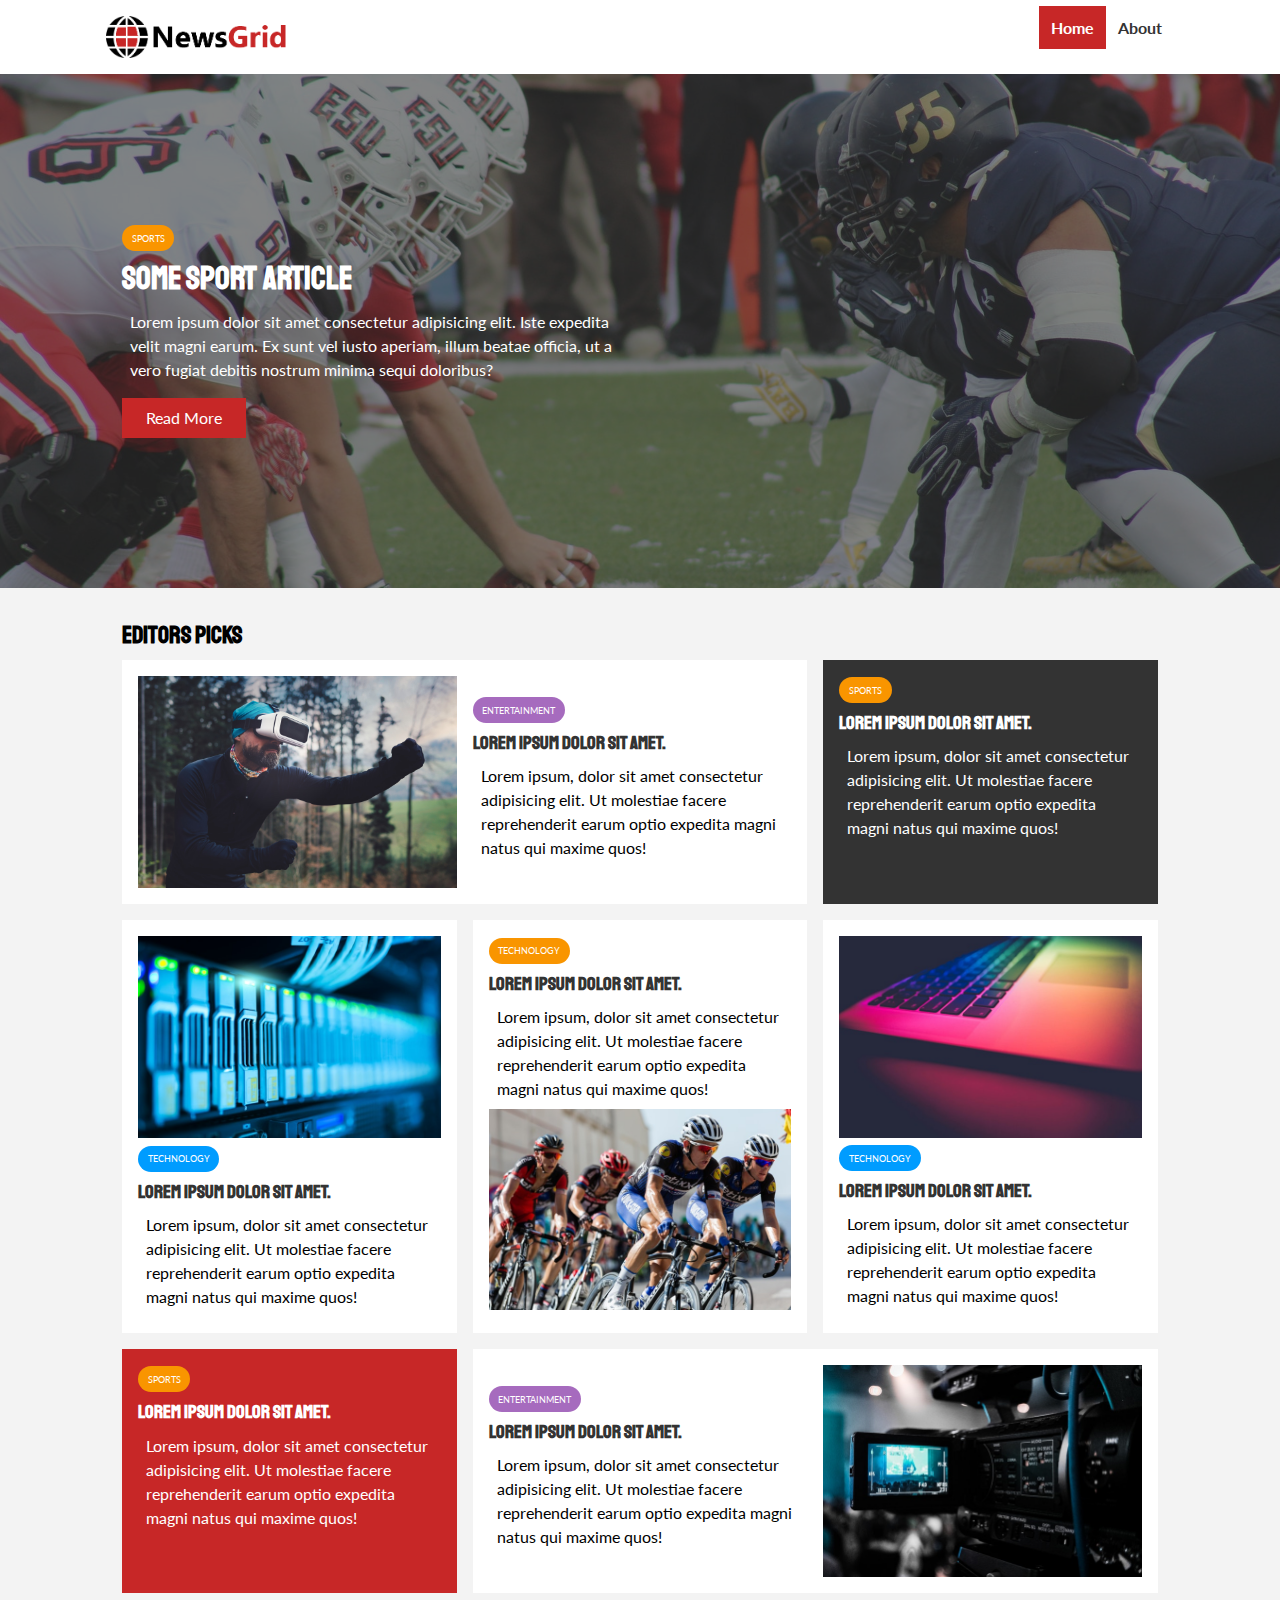
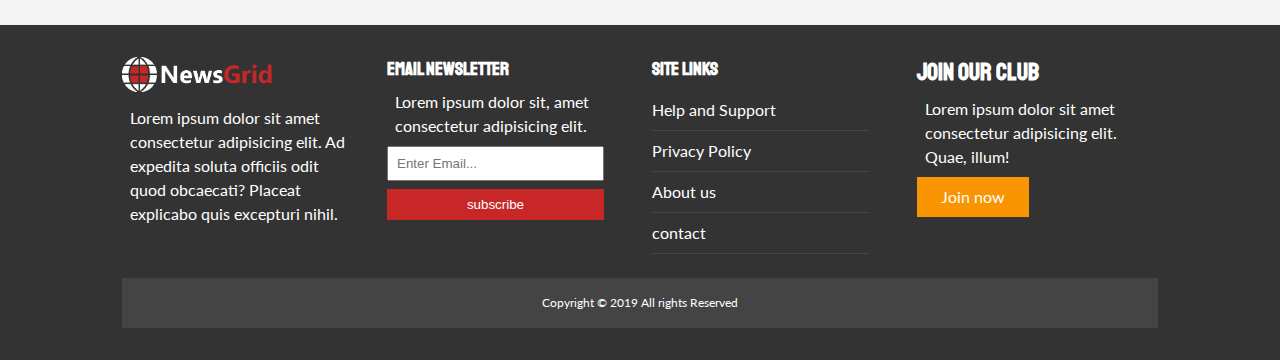
<file: index.html>
<!DOCTYPE html>
<html lang="en">
<head>
  <meta charset="UTF-8">
  <meta http-equiv="X-UA-Compatible" content="IE=edge">
  <meta name="viewport" content="width=device-width, initial-scale=1.0">
  <link rel="stylesheet" href="https://cdnjs.cloudflare.com/ajax/libs/font-awesome/6.4.0/css/all.min.css"
   integrity="sha512-iecdLmaskl7CVkqkXNQ/ZH/XLlvWZOJyj7Yy7tcenmpD1ypASozpmT/E0iPtmFIB46ZmdtAc9eNBvH0H/ZpiBw=="
    crossorigin="anonymous" referrerpolicy="no-referrer" />
  <link href="https://fonts.googleapis.com/css2?family=Lato&family=Staatliches&display=swap" rel="stylesheet">
  <link rel="stylesheet" href="./css/style.css">
  <link rel="stylesheet" media="screen and (max-width: 768px)" href="css/mobile.css">
  
  <link rel="shortcut icon" type="image/x-icon" href="favicon.ico">
  <title>News Grid | latest News</title>
</head>
<body> 
  <nav id="main-nav">
    <div class="container">
      <img src="img/logo.png" alt="NewsGrid " class="logo">
       <div class="social">
        <a href="http://facebook.com " target="_blank"><i class="fab fa-facebook fa-2x "></i></a>
        <a href="http://twitter.com " target="_blank"><i class="fab fa-twitter fa-2x "></i></a>
        <a href="http://instagram.com " target="_blank"><i class="fab fa-instagram fa-2x "></i></a>
        <a href="http://youtube.com " target="_blank"><i class="fab fa-youtube fa-2x "></i></a>
       </div>
       <ul>
        <li><a href="index.html" class="current">Home</a></li>
        <li><a href="about.html" >About</a></li>
       </ul>
    </div>
  </nav>

  <!-- SHOW CASE -->
  <header id="showcase">
    <div class="container">
      <div class="showcase-container">
        <div class="showcase-content">
          <div class="category category-sports">Sports</div>
          <h1>Some sport Article</h1>
          <p>Lorem ipsum dolor sit amet consectetur adipisicing elit. Iste expedita velit magni earum. Ex sunt vel iusto aperiam, illum beatae officia, ut a vero fugiat debitis nostrum minima sequi doloribus?</p>
          <a href="article.html" class="btn btn-primary">Read More</a>
        </div>
      </div>
    </div>
  </header>

  <!-- HOME ARTICLE -->
  <section id="home-articles" class="py-2">
    <div class="container">
      <h2>Editors Picks</h2>
      <div class="articles-container">
        <article class="card">
          <img src="img/articles/ent1.jpg" alt="">
          <div>
            <div class="category category-ent">Entertainment</div>
            <h3>
              <a href="article.html">Lorem ipsum dolor sit amet.</a>
            </h3>
            <p>Lorem ipsum, dolor sit amet consectetur adipisicing elit. Ut molestiae facere
               reprehenderit earum optio expedita magni natus qui maxime quos!</p>
          </div>
        </article>
        <article class="card bg-dark">
             <div class="category category-sports">Sports</div>
            <h3>
              <a href="article.html">Lorem ipsum dolor sit amet.</a>
            </h3>
            <p>Lorem ipsum, dolor sit amet consectetur adipisicing elit. Ut molestiae facere
               reprehenderit earum optio expedita magni natus qui maxime quos!</p>
        </article>
        <article class="card">
          <img src="img/articles/tech1.jpg" alt="">
            <div class="category category-tech">Technology</div>
            <h3>
              <a href="article.html">Lorem ipsum dolor sit amet.</a>
            </h3>
            <p>Lorem ipsum, dolor sit amet consectetur adipisicing elit. Ut molestiae facere
               reprehenderit earum optio expedita magni natus qui maxime quos!</p>
        </article>
        <article class="card">
            <div class="category category-sports">Technology</div>
            <h3>
              <a href="article.html">Lorem ipsum dolor sit amet.</a>
            </h3>
            <p>Lorem ipsum, dolor sit amet consectetur adipisicing elit. Ut molestiae facere
               reprehenderit earum optio expedita magni natus qui maxime quos!</p>
            <img src="img/articles/sports1.jpg" alt="">
        </article>
        <article class="card">
          <img src="img/articles/tech2.jpg" alt="">
            <div class="category category-tech">Technology</div>
            <h3>
              <a href="article.html">Lorem ipsum dolor sit amet.</a>
            </h3>
            <p>Lorem ipsum, dolor sit amet consectetur adipisicing elit. Ut molestiae facere
               reprehenderit earum optio expedita magni natus qui maxime quos!</p>
        </article>
        <article class="card bg-primary">
          <div class="category category-sports">Sports</div>
          <h3>
            <a href="article.html">Lorem ipsum dolor sit amet.</a>
          </h3>
          <p>Lorem ipsum, dolor sit amet consectetur adipisicing elit. Ut molestiae facere
             reprehenderit earum optio expedita magni natus qui maxime quos!</p>
      </article>
      <article class="card">
        <div>
          <div class="category category-ent">Entertainment</div>
          <h3>
            <a href="article.html">Lorem ipsum dolor sit amet.</a>
          </h3>
          <p>Lorem ipsum, dolor sit amet consectetur adipisicing elit. Ut molestiae facere
             reprehenderit earum optio expedita magni natus qui maxime quos!</p>
        </div>
        <img src="img/articles/ent2.jpg" alt="">
      </article>
      </div>
    </div>
  </section>

  <!-- FOOTER -->

  <footer id="main-footer" class="py-2">
    <div class="container footer-container">
      <div>
        <img src="./img/logo_light.png" alt="NewsGrid">
        <p>Lorem ipsum dolor sit amet consectetur adipisicing elit. 
        Ad expedita soluta officiis odit quod obcaecati? Placeat explicabo quis excepturi nihil.</p>
      </div>
      <div>
        <h3>Email NewsLetter</h3>
        <p>Lorem ipsum dolor sit, amet consectetur adipisicing elit.</p>
        <form action="#">
          <input type="email" placeholder="Enter Email...">
          <input type="submit" value="subscribe" class="btn btn-primary">
        </form>
      </div>
      <div>
        <h3>Site links</h3>
        <ul class="list">
          <li><a href="#">Help and Support</a></li>
          <li><a href="#">Privacy Policy</a></li>
          <li><a href="#">About us</a></li>
          <li><a href="#">contact</a></li>
        </ul>
      </div>
      <div>
        <h2>Join Our club</h2>
        <p>Lorem ipsum dolor sit amet consectetur adipisicing elit. Quae, illum!</p>
        <a href="#" class="btn btn-secondary">Join now</a>
      </div>
      <div>
        <p>Copyright &copy; 2019 All rights Reserved </p>
      </div>
    </div>

  </footer>
  
</body>
</html>
</file>
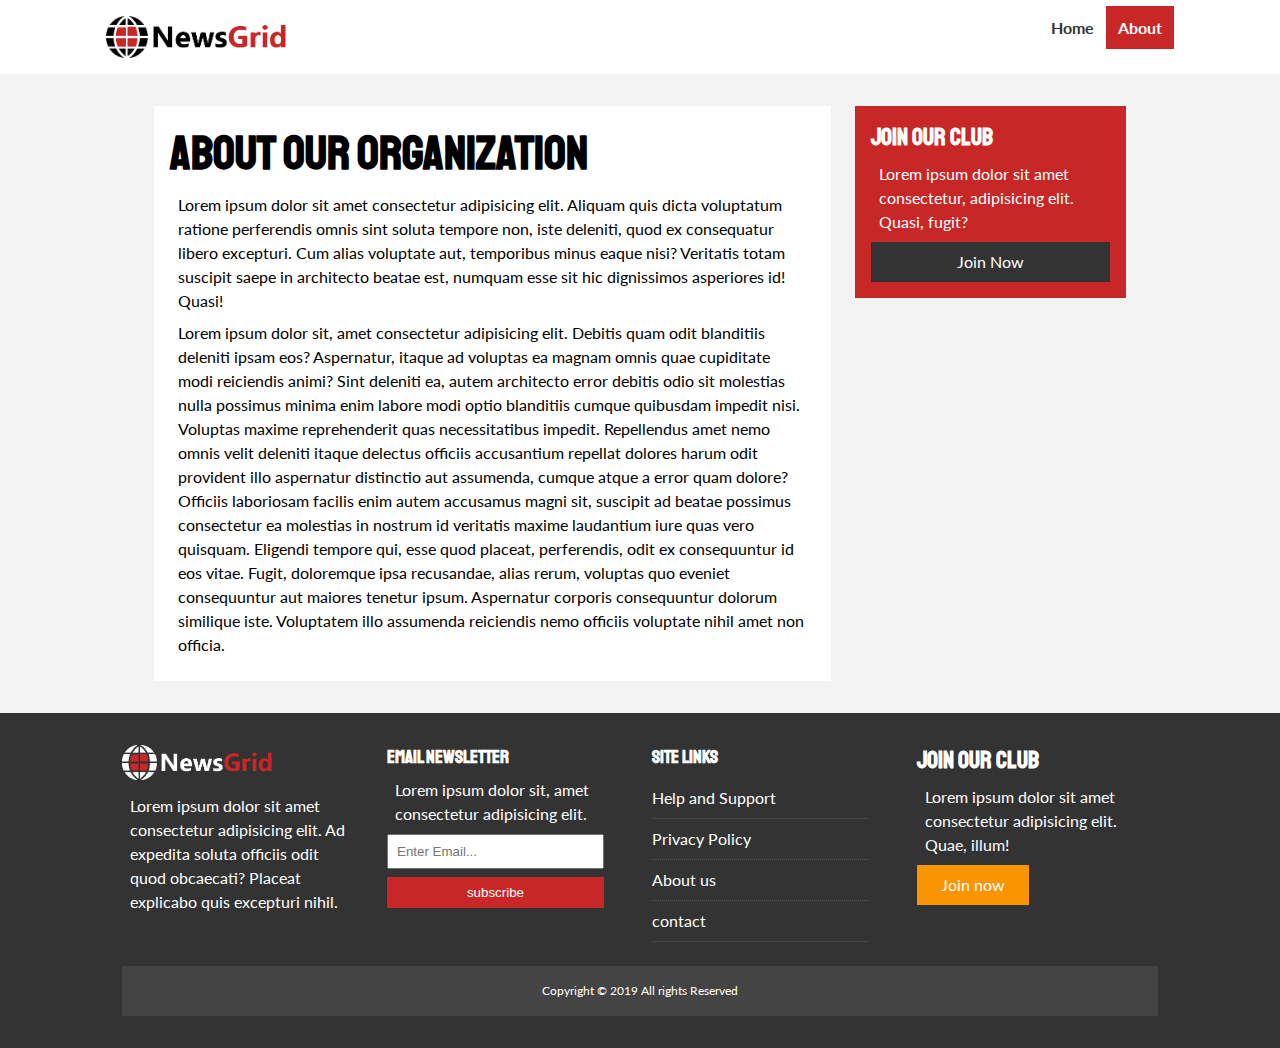
<file: about.html>
<!DOCTYPE html>
<html lang="en">
<head>
  <meta charset="UTF-8">
  <meta http-equiv="X-UA-Compatible" content="IE=edge">
  <meta name="viewport" content="width=device-width, initial-scale=1.0">
  <link rel="stylesheet" href="https://cdnjs.cloudflare.com/ajax/libs/font-awesome/6.4.0/css/all.min.css"
   integrity="sha512-iecdLmaskl7CVkqkXNQ/ZH/XLlvWZOJyj7Yy7tcenmpD1ypASozpmT/E0iPtmFIB46ZmdtAc9eNBvH0H/ZpiBw=="
    crossorigin="anonymous" referrerpolicy="no-referrer" />
  <link href="https://fonts.googleapis.com/css2?family=Lato&family=Staatliches&display=swap" rel="stylesheet">
  <link rel="stylesheet" href="./css/style.css">
  <link rel="stylesheet" media="screen and (max-width: 768px)" href="css/mobile.css">
  <link rel="shortcut icon" type="image/x-icon" href="favicon.ico">
  <title>News Grid | About</title>
</head>
<body> 
  <nav id="main-nav">
    <div class="container">
      <img src="img/logo.png" alt="NewsGrid " class="logo">
       <div class="social">
        <a href="http://facebook.com " target="_blank"><i class="fab fa-facebook fa-2x "></i></a>
        <a href="http://twitter.com " target="_blank"><i class="fab fa-twitter fa-2x "></i></a>
        <a href="http://instagram.com " target="_blank"><i class="fab fa-instagram fa-2x "></i></a>
        <a href="http://youtube.com " target="_blank"><i class="fab fa-youtube fa-2x "></i></a>
       </div>
       <ul>
        <li><a href="index.html" >Home</a></li>
        <li><a href="about.html"  class="current">About</a></li>
       </ul>
    </div>
  </nav>

  <section id="about">
    <div class="container">
      <div class="page-container">
        <article class="card">
          <h1 class="l-heading">About our Organization</h1>
          <p>Lorem ipsum dolor sit amet consectetur adipisicing elit. Aliquam quis dicta voluptatum ratione perferendis
             omnis sint soluta tempore non, iste deleniti, quod ex consequatur libero excepturi. Cum alias voluptate aut, temporibus minus eaque nisi?
             Veritatis totam suscipit saepe in architecto beatae est, numquam esse sit hic dignissimos asperiores id! Quasi!</p>
          <p>Lorem ipsum dolor sit, amet consectetur adipisicing elit. Debitis quam odit blanditiis deleniti ipsam eos?
             Aspernatur, itaque ad voluptas ea magnam omnis quae cupiditate modi reiciendis animi? Sint deleniti ea, autem
              architecto error debitis odio sit molestias nulla possimus minima enim labore modi optio blanditiis cumque quibusdam
              impedit nisi. Voluptas maxime reprehenderit quas necessitatibus impedit. Repellendus amet nemo omnis velit deleniti itaque delectus officiis
              accusantium repellat dolores harum odit provident illo aspernatur distinctio aut assumenda, cumque atque a error quam dolore? Officiis laboriosam
              facilis enim autem accusamus magni sit, suscipit ad beatae possimus consectetur ea molestias in nostrum id veritatis maxime laudantium iure quas vero quisquam.
              Eligendi tempore qui, esse quod placeat, perferendis, odit ex consequuntur id eos vitae. Fugit, doloremque ipsa recusandae, alias rerum, voluptas quo eveniet consequuntur aut maiores tenetur ipsum. Aspernatur corporis consequuntur
             dolorum similique iste. Voluptatem illo assumenda reiciendis nemo officiis voluptate nihil amet non officia.</p>
        </article>

        <aside class="card bg-primary">
          <h2>Join Our Club</h2>
          <p>Lorem ipsum dolor sit amet consectetur, adipisicing elit. Quasi, fugit?</p>
          <a href="#" class="btn btn-dark btn-block">Join Now</a>
        </aside>
      </div>
    </div>
  </section>



  <!-- FOOTER -->

  <footer id="main-footer" class="py-2">
    <div class="container footer-container">
      <div>
        <img src="./img/logo_light.png" alt="NewsGrid">
        <p>Lorem ipsum dolor sit amet consectetur adipisicing elit. 
        Ad expedita soluta officiis odit quod obcaecati? Placeat explicabo quis excepturi nihil.</p>
      </div>
      <div>
        <h3>Email NewsLetter</h3>
        <p>Lorem ipsum dolor sit, amet consectetur adipisicing elit.</p>
        <form action="#">
          <input type="email" placeholder="Enter Email...">
          <input type="submit" value="subscribe" class="btn btn-primary">
        </form>
      </div>
      <div>
        <h3>Site links</h3>
        <ul class="list">
          <li><a href="#">Help and Support</a></li>
          <li><a href="#">Privacy Policy</a></li>
          <li><a href="#">About us</a></li>
          <li><a href="#">contact</a></li>
        </ul>
      </div>
      <div>
        <h2>Join Our club</h2>
        <p>Lorem ipsum dolor sit amet consectetur adipisicing elit. Quae, illum!</p>
        <a href="#" class="btn btn-secondary">Join now</a>
      </div>
      <div>
        <p>Copyright &copy; 2019 All rights Reserved </p>
      </div>
    </div>

  </footer>
  
</body>
</html>
</file>
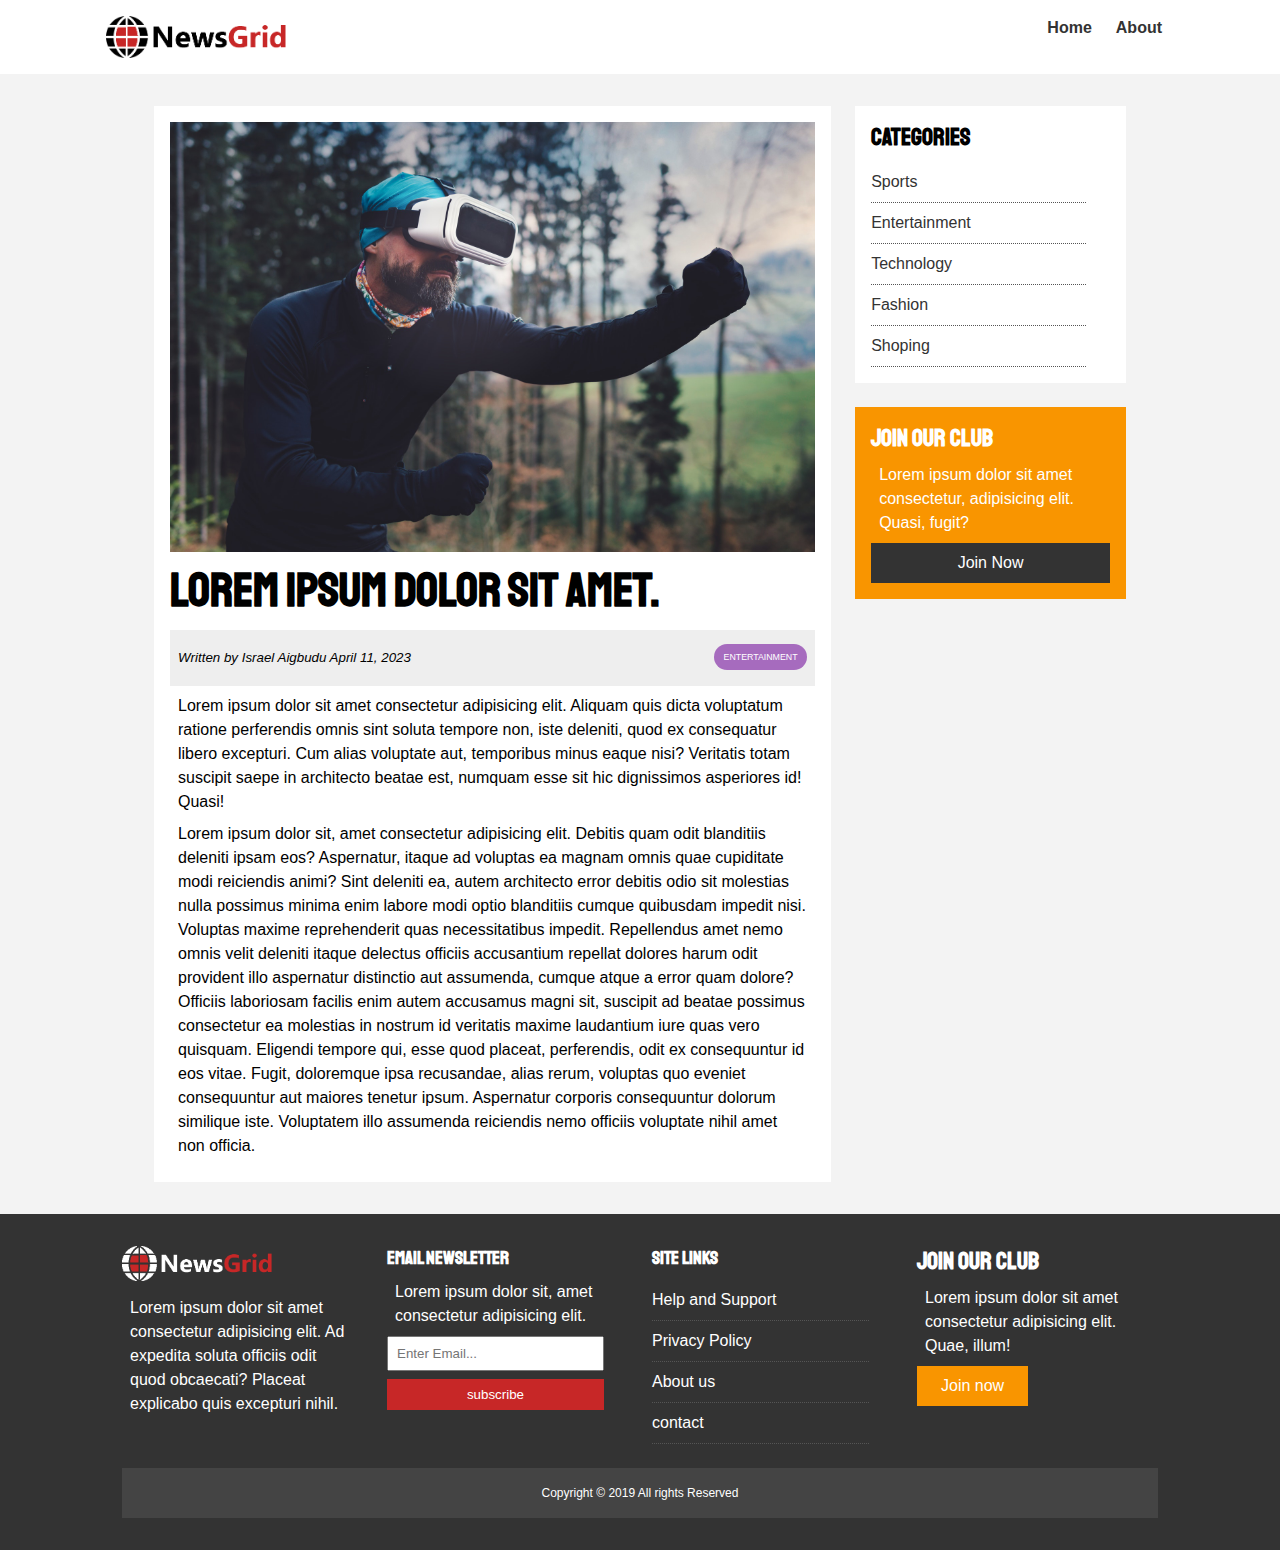
<file: article.html>
<!DOCTYPE html>
<html lang="en">
<head>
  <meta charset="UTF-8">
  <meta http-equiv="X-UA-Compatible" content="IE=edge">
  <meta name="viewport" content="width=device-width, initial-scale=1.0">
  <link rel="stylesheet" href="https://cdnjs.cloudflare.com/ajax/libs/font-awesome/6.4.0/css/all.min.css"
   integrity="sha512-iecdLmaskl7CVkqkXNQ/ZH/XLlvWZOJyj7Yy7tcenmpD1ypASozpmT/E0iPtmFIB46ZmdtAc9eNBvH0H/ZpiBw=="
    crossorigin="anonymous" referrerpolicy="no-referrer" />
  <link href="https://fonts.googleapis.com/css2?familym=Lato&family=Staatliches&display=swap" rel="stylesheet">
  <link rel="stylesheet" href="./css/style.css">
  <link rel="stylesheet" media="screen and (max-width: 768px)" href="css/mobile.css">
  <link rel="shortcut icon" type="image/x-icon" href="/favicon.ico">
  <title>News Grid | Latest News</title>
</head>
<body> 
  <nav id="main-nav">
    <div class="container">
      <img src="img/logo.png" alt="NewsGrid " class="logo">
       <div class="social">
        <a href="http://facebook.com " target="_blank"><i class="fab fa-facebook fa-2x "></i></a>
        <a href="http://twitter.com " target="_blank"><i class="fab fa-twitter fa-2x "></i></a>
        <a href="http://instagram.com " target="_blank"><i class="fab fa-instagram fa-2x "></i></a>
        <a href="http://youtube.com " target="_blank"><i class="fab fa-youtube fa-2x "></i></a>
       </div>
       <ul>
        <li><a href="index.html" >Home</a></li>
        <li><a href="about.html">About</a></li>
       </ul>
    </div>
  </nav>

  <section id="article">
    <div class="container">
      <div class="page-container">
        <article class="card">
          <img src="img/articles/ent1.jpg" alt="">
          <h1 class="l-heading">Lorem ipsum dolor sit amet.</h1>
          <div class="meta">
            <!-- TAKE NOTE OF SMALL TAG -->
            <small>
              <i class="fas fa-user"> Written by Israel Aigbudu April 11, 2023
              </i>
            </small>  
            <div class="category category-ent">Entertainment</div>
            
          </div>
          <p>Lorem ipsum dolor sit amet consectetur adipisicing elit. Aliquam quis dicta voluptatum ratione perferendis
             omnis sint soluta tempore non, iste deleniti, quod ex consequatur libero excepturi. Cum alias voluptate aut, temporibus minus eaque nisi?
             Veritatis totam suscipit saepe in architecto beatae est, numquam esse sit hic dignissimos asperiores id! Quasi!</p>
          <p>Lorem ipsum dolor sit, amet consectetur adipisicing elit. Debitis quam odit blanditiis deleniti ipsam eos?
             Aspernatur, itaque ad voluptas ea magnam omnis quae cupiditate modi reiciendis animi? Sint deleniti ea, autem
              architecto error debitis odio sit molestias nulla possimus minima enim labore modi optio blanditiis cumque quibusdam
              impedit nisi. Voluptas maxime reprehenderit quas necessitatibus impedit. Repellendus amet nemo omnis velit deleniti itaque delectus officiis
              accusantium repellat dolores harum odit provident illo aspernatur distinctio aut assumenda, cumque atque a error quam dolore? Officiis laboriosam
              facilis enim autem accusamus magni sit, suscipit ad beatae possimus consectetur ea molestias in nostrum id veritatis maxime laudantium iure quas vero quisquam.
              Eligendi tempore qui, esse quod placeat, perferendis, odit ex consequuntur id eos vitae. Fugit, doloremque ipsa recusandae, alias rerum, voluptas quo eveniet consequuntur aut maiores tenetur ipsum. Aspernatur corporis consequuntur
             dolorum similique iste. Voluptatem illo assumenda reiciendis nemo officiis voluptate nihil amet non officia.</p>
        </article>

        <aside id="categories" class="card">
          <h2>Categories</h2>
          <ul class="list">
            <li><a href="#"><i class="fas fa-chevron-right"></i>
            Sports</a></li>
            <li><a href="#"><i class="fas fa-chevron-right"></i>
            Entertainment</a></li>
            <li><a href="#"><i class="fas fa-chevron-right"></i>
            Technology</a></li>
            <li><a href="#"><i class="fas fa-chevron-right"></i>
            Fashion</a></li>
            <li><a href="#"><i class="fas fa-chevron-right"></i>
            Shoping</a></li>
          </ul>
        </aside>

        <aside class="card bg-secondary">
          <h2>Join Our Club</h2>
          <p>Lorem ipsum dolor sit amet consectetur, adipisicing elit. Quasi, fugit?</p>
          <a href="#" class="btn btn-dark btn-block">Join Now</a>
        </aside>
      </div>
    </div>
  </section>



  <!-- FOOTER -->

  <footer id="main-footer" class="py-2">
    <div class="container footer-container">
      <div>
        <img src="./img/logo_light.png" alt="NewsGrid">
        <p>Lorem ipsum dolor sit amet consectetur adipisicing elit. 
        Ad expedita soluta officiis odit quod obcaecati? Placeat explicabo quis excepturi nihil.</p>
      </div>
      <div>
        <h3>Email NewsLetter</h3>
        <p>Lorem ipsum dolor sit, amet consectetur adipisicing elit.</p>
        <form action="#">
          <input type="email" placeholder="Enter Email...">
          <input type="submit" value="subscribe" class="btn btn-primary">
        </form>
      </div>
      <div>
        <h3>Site links</h3>
        <ul class="list">
          <li><a href="#">Help and Support</a></li>
          <li><a href="#">Privacy Policy</a></li>
          <li><a href="#">About us</a></li>
          <li><a href="#">contact</a></li>
        </ul>
      </div>
      <div>
        <h2>Join Our club</h2>
        <p>Lorem ipsum dolor sit amet consectetur adipisicing elit. Quae, illum!</p>
        <a href="#" class="btn btn-secondary">Join now</a>
      </div>
      <div>
        <p>Copyright &copy; 2019 All rights Reserved </p>
      </div>
    </div>

  </footer>
  
</body>
</html>
</file>
<file: css/style.css>
:root{
  --primary-color: #c72727;
  --secondary-color: #f99500;
  --light-color: #f3f3f3;
  --dark-color: #333;
  --max-width: 1100px;
}

.category{
  --sports-color: #f99500;
  --ent-color: #a66bbe;
  --tech-color: #009cff;
}

*{
  margin: 0;
  padding: 0;
  box-sizing: border-box;
}

body{
  font-family: 'Lato', sans-serif;
  line-height: 1.5;
  background: var(--light-color);
}

a{
  color: #333;
  text-decoration: none;
}

p{
  margin: .5rem;
}

ul{
  list-style: none;
}

img{
  width: 100%;
}

h1,h2,h3,h4,h5{
  font-family: 'staatliches', cursive;
  margin-bottom: .55rem;
  line-height: 1.3;
}

.list li{
  padding: .5rem 0;
  border-bottom: #555 dotted 1px;
  width: 90%;
}

.list li a:hover{
  color: var(--primary-color) !important;
}

/* UTILITY */
.container{
  max-width: var(--max-width);
  margin: auto;
  padding: 0 2rem;
  overflow: hidden;
}

.category{
  display: inline-block;
  color: #fff;
  font-size: 0.55rem;
  text-transform: uppercase;
  padding: 0.4rem 0.6rem;
  border-radius: 15px;
  margin-bottom: 0.5rem;
}

.category-sports{
  background: var(--sports-color);
}
.category-ent{
  background: var(--ent-color);
}
.category-tech{
  background: var(--tech-color) ;
}


.btn{
  display: inline-block;
  border: none;
  background-color: var(--dark-color);
  color: #fff;
  padding: 0.5rem 1.5rem;
}

.btn-light{
  background: var(--light-color);
}
.btn-primary{
  background: var(--primary-color);
}
.btn-secondary{
  background: var(--secondary-color);
}

.btn-block{
  display: block;
  width: 100%;
  text-align: center;
}

.btn:hover{
  opacity: 0.9;
}

.card{
  background: #fff;
  padding: 1rem;
}

.bg-dark{
  background: var(--dark-color);
  color: #fff;
}

.bg-primary{
  background: var(--primary-color);
  color: #fff;
}

.bg-secondary{
  background: var(--secondary-color);
  color: #fff;
}

.bg-dark h1,
.bg-dark h2,
.bg-dark h3,
.bg-dark a,
.bg-primary h1,
.bg-primary h2,
.bg-primary h3,
.bg-primary a,
.bg-secondary h1,
.bg-secondary h2,
.bg-secondary h3,
.bg-secondary a{
  color: #fff;
}

.py-1{padding: 1.5rem 0;}
.py-2{padding: 2rem 0;}
.py-3{padding: 1.5rem 0;}
.p-1{padding: 1rem;}
.p-2{padding: 2rem;}
.p-3{padding: 3rem;}

.l-heading{
  font-size: 3rem;
}

/* NAVIGATION */
#main-nav{
  background: #fff;
  /* TAKE NOTE */
  position: sticky;      
  top: 0;
  z-index: 2;
}

#main-nav .container{
  display: grid;
  grid-template-columns: 6fr 3fr 2fr;
  padding: 1rem;
}

#main-nav .logo{
  width: 180px;
}


#main-nav ul{
  justify-self: flex-end;
  display: flex;

}

#main-nav ul li a{
  padding: .75rem;
  font-weight: bold;
}

#main-nav ul li a.current{
  background: var(--primary-color);
  color: #fff;
}

#main-nav ul li a:hover{
  background: var(--light-color);
  color: var(--dark-color);
}

#main-nav .social{
  justify-self: center;
}

#main-nav .social i{
  color: #777;
  margin: .5rem;
}

/* BOUT PAGE STYLES */
/* INNER PAGFE CONTAINER */
.page-container{
  display: grid;
  grid-template-columns: 5fr 2fr;
  grid-gap: 1.5rem;
  margin: 2rem;
}

.page-container > *:first-child{
  grid-row: 1 / span 3;
  /* grid-column: 1 / span 3; */
}
  



/* SHOWCASE */
#showcase{
  color: #fff;
  background: #333;
  padding: 2rem;
  position: relative;
}

#showcase::before{
  content: '';
  background: url(../img/featured.jpg) no-repeat center center/cover;
  position: absolute;
  top: 0;
  left: 0;
  width: 100%;
  height: 100%;
  opacity: 0.4;
}

#showcase .showcase-container{
  display: grid;
  grid-template-columns: repeat(2, 1fr);
  align-items: center;
  justify-content: center;
  height: 50vh;
}

#showcase .showcase-content{
  z-index: 1;
}

#showcase .showcase-content p{
  margin-bottom: 1rem;
}

/* HOME ARTICLE */
/* TAKE NOTE NA HERE WORK START */

#home-articles .articles-container{
  display: grid;
  grid-template-columns: repeat(3, 1fr);
  grid-gap: 1rem;
}
#home-articles .articles-container article:first-child,
#home-articles .articles-container article:last-child{
  display: grid;
  grid-template-columns: repeat(2, 1fr);
  grid-gap: 1rem;
  align-items: center;
  grid-column: 1/ span 2;
 
}

#home-articles .articles-container > article:last-child{
  grid-column: 2/ span 2;
}

#article .meta{
  display: flex;
  justify-content: space-between;
  align-items: center;
  background: #eee;
  padding: 0.5rem;
}

#article .meta .category{
  margin-top: 0.4rem;
}


/* FOOTER */

#main-footer{
  background: var(--dark-color);
  color: #fff;
}


#main-footer img{
  width: 150px;
}


#main-footer a{
  color: #fff;
}


#main-footer .footer-container{
  display: grid;
  grid-template-columns: repeat(4, 1fr);
  grid-gap: 1.5rem;
}

#main-footer .footer-container > *:last-child{
  background: #444;
  display: grid;
  grid-column: 1/ span 4;
  padding: .5rem;
  text-align: center;
  font-size: 0.75rem;
}

#main-footer .footer-container input[type= 'email']{
  width: 90%;
  padding: 0.5rem;
  margin-bottom:0.5rem;
}

#main-footer .footer-container input[type= 'submit']{
  width: 90%;
  cursor: pointer;
}
</file>
<file: css/mobile.css>
/* NAVIGATION */
#main-nav .social{
  display: none;
}

#main-nav .container{
  grid-template-columns: 1fr;
  grid-gap: 1.2rem;
}

#main-nav ul,
#main-nav .logo{
  justify-self: center;
}

#main-nav ul li a{
  padding: .5rem;
}

/* HOME ARTICLES */
#home-articles .articles-container{
  grid-template-columns: repeat(2, 1fr);
}

#home-articles .articles-container > article:first-child,
#home-articles .articles-container > article:last-child{
  grid-template-columns: 1fr;
  grid-column: 1;
}


@media(max-width: 600px){
  /* stacking grid items */
  #showcase .showcase-container,
  #home-articles .articles-container,
  #main-footer .footer-container{
    grid-template-columns: 1fr;
  }

  
#main-footer .footer-container >
 *:last-child{
  grid-column: 1;
}

#main-footer .footer-container > 
*:first-child,
#main-footer .footer-container >
 *:nth-child(2) {
  border-bottom: #444 dotted 1px;
  padding-bottom: 1rem;
}

.page-container{
  grid-template-columns: 1fr;
  text-align: center;
}

.page-container > *:first-child{
  grid-row: 1;
}

.l-heading{
  font-size: 2rem;
}


}
</file>
